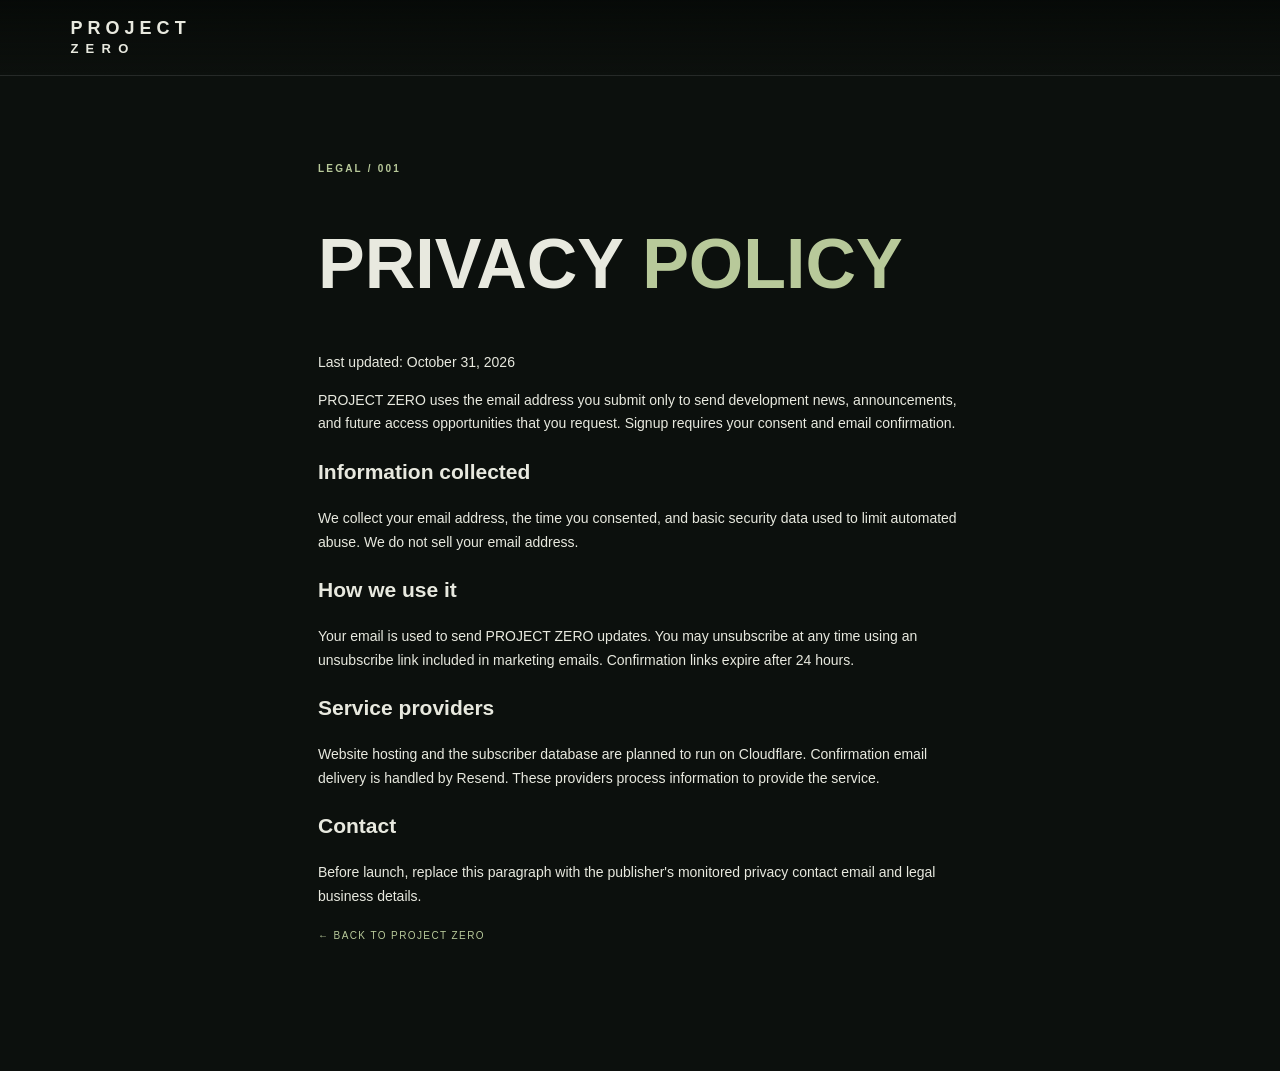
<file: privacy.html>
<!doctype html><html lang="en"><head><meta charset="utf-8"><meta name="viewport" content="width=device-width,initial-scale=1"><title>Privacy Policy — PROJECT ZERO</title><link rel="stylesheet" href="/styles.css"></head><body><header class="site-header"><a class="wordmark" href="/">PROJECT <span>ZERO</span></a></header><main class="section" style="padding-top:150px;max-width:900px;margin:auto"><p class="eyebrow">LEGAL / 001</p><h1 style="font:600 70px var(--display)">PRIVACY <em style="color:var(--accent);font-style:normal">POLICY</em></h1><p>Last updated: October 31, 2026</p><p>PROJECT ZERO uses the email address you submit only to send development news, announcements, and future access opportunities that you request. Signup requires your consent and email confirmation.</p><h2>Information collected</h2><p>We collect your email address, the time you consented, and basic security data used to limit automated abuse. We do not sell your email address.</p><h2>How we use it</h2><p>Your email is used to send PROJECT ZERO updates. You may unsubscribe at any time using an unsubscribe link included in marketing emails. Confirmation links expire after 24 hours.</p><h2>Service providers</h2><p>Website hosting and the subscriber database are planned to run on Cloudflare. Confirmation email delivery is handled by Resend. These providers process information to provide the service.</p><h2>Contact</h2><p>Before launch, replace this paragraph with the publisher's monitored privacy contact email and legal business details.</p><a class="text-link" href="/">← BACK TO PROJECT ZERO</a></main></body></html>
</file>
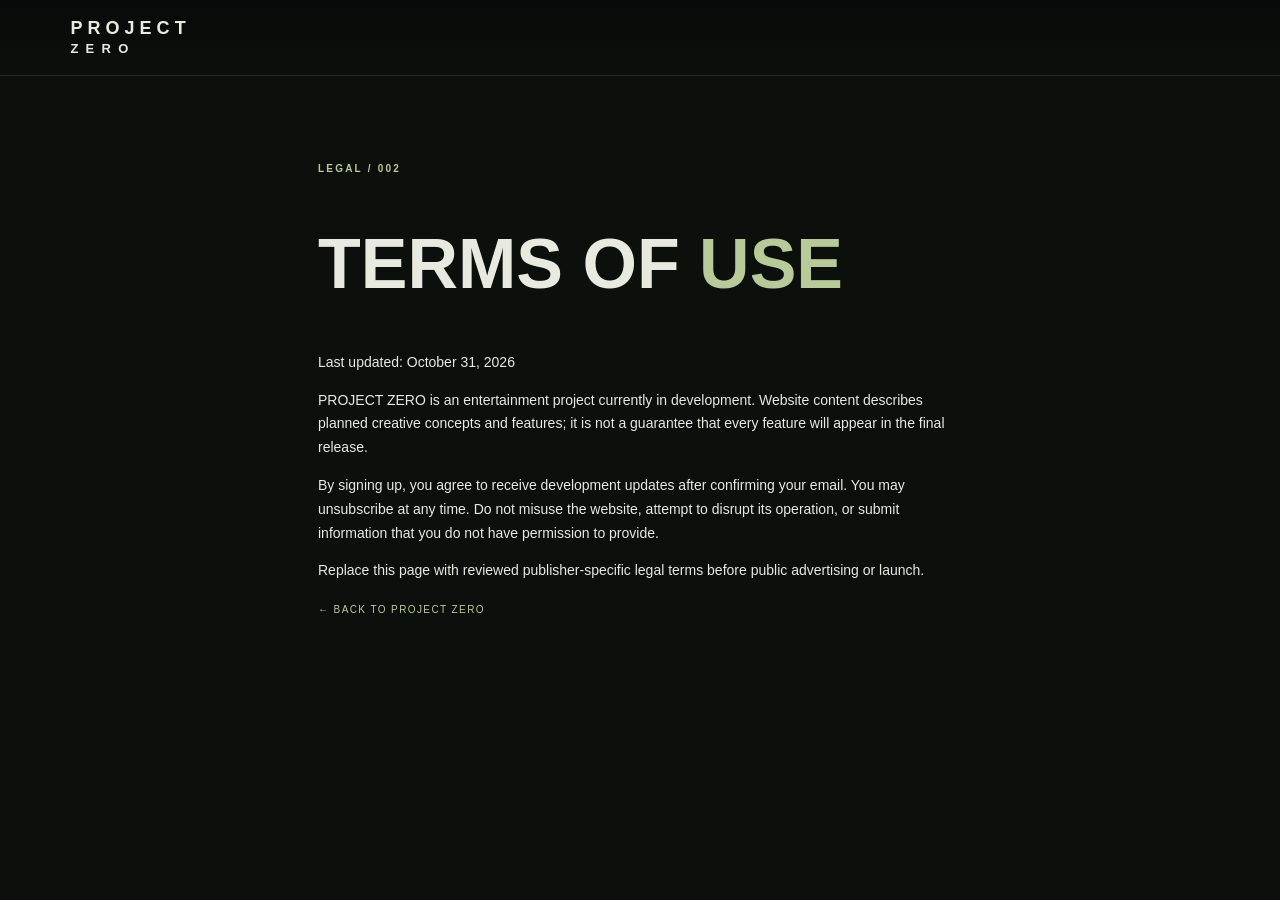
<file: terms.html>
<!doctype html><html lang="en"><head><meta charset="utf-8"><meta name="viewport" content="width=device-width,initial-scale=1"><title>Terms — PROJECT ZERO</title><link rel="stylesheet" href="/styles.css"></head><body><header class="site-header"><a class="wordmark" href="/">PROJECT <span>ZERO</span></a></header><main class="section" style="padding-top:150px;max-width:900px;margin:auto"><p class="eyebrow">LEGAL / 002</p><h1 style="font:600 70px var(--display)">TERMS OF <em style="color:var(--accent);font-style:normal">USE</em></h1><p>Last updated: October 31, 2026</p><p>PROJECT ZERO is an entertainment project currently in development. Website content describes planned creative concepts and features; it is not a guarantee that every feature will appear in the final release.</p><p>By signing up, you agree to receive development updates after confirming your email. You may unsubscribe at any time. Do not misuse the website, attempt to disrupt its operation, or submit information that you do not have permission to provide.</p><p>Replace this page with reviewed publisher-specific legal terms before public advertising or launch.</p><a class="text-link" href="/">← BACK TO PROJECT ZERO</a></main></body></html>
</file>
<file: styles.css>
:root{--bg:#0c100d;--panel:#131914;--line:rgba(191,205,158,.23);--muted:#a2a997;--text:#e8e9df;--accent:#b8c99a;--accent2:#d8e1c2;--display:"Barlow Condensed",Impact,sans-serif;--body:"DM Sans",Arial,sans-serif}
*{box-sizing:border-box}html{scroll-behavior:smooth;scroll-padding-top:80px}body{margin:0;background:var(--bg);color:var(--text);font-family:var(--body);font-size:14px;line-height:1.7}a{color:inherit;text-decoration:none}.grain{position:fixed;inset:0;pointer-events:none;z-index:20;opacity:.07;background-image:url("data:image/svg+xml,%3Csvg viewBox='0 0 180 180' xmlns='http://www.w3.org/2000/svg'%3E%3Cfilter id='n'%3E%3CfeTurbulence type='fractalNoise' baseFrequency='.9' numOctaves='3' stitchTiles='stitch'/%3E%3C/filter%3E%3Crect width='100%25' height='100%25' filter='url(%23n)' opacity='.35'/%3E%3C/svg%3E")}
.site-header{height:76px;position:absolute;z-index:10;top:0;left:0;right:0;display:flex;align-items:center;justify-content:space-between;padding:0 5.5%;border-bottom:1px solid rgba(255,255,255,.13);background:linear-gradient(180deg,rgba(5,8,6,.8),transparent)}.wordmark{font:600 18px var(--display);letter-spacing:.28em;line-height:1.05}.wordmark span{display:block;letter-spacing:.56em;font-size:13px;margin-top:4px}.desktop-nav{display:flex;gap:34px}.desktop-nav a,.nav-cta,.footer-links a,.footer-legal{font-size:10px;letter-spacing:.16em;color:#d4d8ca}.desktop-nav a:hover,.footer-links a:hover{color:var(--accent)}.nav-cta{border:1px solid var(--line);padding:11px 17px}.nav-cta span{color:var(--accent);margin-left:9px}.menu-toggle{display:none;background:none;color:white;border:0;font-size:22px}
.hero{min-height:790px;height:min(92vh,900px);position:relative;display:flex;align-items:center;overflow:hidden;background:#111710}.hero-image{position:absolute;inset:0;background-color:#18231a;background-image:url('/assets/overgrowth-hero.jpg'),radial-gradient(ellipse at 72% 42%,rgba(119,145,91,.28),transparent 34%),linear-gradient(135deg,#26372a 0%,#111a13 48%,#090d0a 100%);background-position:center 48%;background-size:cover;filter:saturate(.75)}.hero-shade{position:absolute;inset:0;background:linear-gradient(90deg,rgba(7,11,8,.94) 0%,rgba(7,11,8,.76) 35%,rgba(7,11,8,.13) 78%),linear-gradient(0deg,#0c100d 0%,transparent 22%,rgba(5,8,6,.22) 100%)}.hero-content{position:relative;z-index:1;margin-left:10%;margin-top:65px;max-width:590px}.eyebrow{font-size:10px;letter-spacing:.22em;color:var(--accent);font-weight:600}.status-dot{display:inline-block;width:6px;height:6px;background:#b6c98f;border-radius:50%;box-shadow:0 0 12px #c4d99a;margin-right:10px;vertical-align:middle}.hero h1{font:700 clamp(76px,11vw,150px)/.76 var(--display);letter-spacing:.055em;margin:28px 0 27px;text-shadow:0 5px 30px #000}.hero h1 span{color:transparent;-webkit-text-stroke:1px rgba(235,239,221,.88)}.hero-tag{font:500 13px var(--display);letter-spacing:.2em;color:var(--accent2)}.hero-copy{max-width:450px;color:#c1c7b9;font-size:14px;line-height:1.9;margin:22px 0 27px}.hero-actions{display:flex;gap:12px;flex-wrap:wrap}.button{display:inline-flex;align-items:center;justify-content:center;gap:25px;padding:14px 20px;font:600 11px var(--body);letter-spacing:.12em;border:1px solid var(--line);cursor:pointer;transition:.2s}.button-primary{background:var(--accent);color:#11160f;border-color:var(--accent)}.button-primary:hover{background:#d0dbb5;transform:translateY(-2px)}.button-ghost{background:rgba(10,14,10,.28);color:#edf0e4}.button-ghost:hover{border-color:var(--accent);color:var(--accent)}.hero-footnote{font-size:10px;letter-spacing:.1em;color:#aab19e;margin-top:35px}.tiny-mark{color:var(--accent);margin-right:8px}.hero-coordinate{position:absolute;right:5.5%;bottom:52px;font-size:9px;letter-spacing:.16em;color:#e0e4d7}.hero-coordinate span{color:var(--accent)}.scroll-cue{position:absolute;right:5.5%;top:48%;writing-mode:vertical-rl;font-size:9px;letter-spacing:.2em;color:#c4c9bb}.scroll-cue span{display:inline-block;width:1px;height:48px;background:var(--accent);margin-bottom:12px}
.signal-strip{display:flex;align-items:center;justify-content:space-around;padding:21px 5%;background:#151b15;border-top:1px solid var(--line);border-bottom:1px solid var(--line);font:500 12px var(--display);letter-spacing:.13em}.signal-strip>div{display:flex;gap:15px;align-items:center}.strip-number{color:var(--accent);font-size:11px}.signal-strip i{height:20px;width:1px;background:var(--line)}
.section{padding:125px 10%}.section-kicker{font-size:9px;letter-spacing:.25em;color:var(--accent);margin-bottom:38px}.story-grid{display:grid;grid-template-columns:1fr 1fr;gap:10%}.story-grid h2,.section-heading h2,.pixel-copy h2,.sanctuary-copy h2,.join-panel h2,.updates-section h2{font:600 clamp(52px,6vw,82px)/.9 var(--display);letter-spacing:.035em;margin:0}.story-grid h2 em,.section-heading h2 em,.pixel-copy h2 em,.sanctuary-copy h2 em,.join-panel h2 em,.updates-section h2 em{font-style:normal;color:var(--accent)}.story-copy{max-width:520px;color:#aeb6a7}.story-copy .lead,.lead{font-size:17px;line-height:1.6;color:#e3e7d9}.classified{border-left:2px solid var(--accent);padding:13px 17px;margin-top:27px;font-size:9px;letter-spacing:.14em;color:var(--accent)}.classified span{float:right;color:#8c9583}.classified strong{display:inline-block;margin-top:8px;color:#e3e8d7;font:500 17px var(--display);letter-spacing:.15em}
.world-banner{min-height:530px;position:relative;background:linear-gradient(90deg,rgba(7,12,8,.88),rgba(7,12,8,.12)),url('/assets/overgrowth-hero.jpg') center 55%/cover;display:flex;align-items:center;padding:80px 10%;border-block:1px solid var(--line)}.world-caption{position:relative;max-width:430px}.world-caption h2{font:600 clamp(55px,7vw,90px)/.86 var(--display);margin:20px 0}.world-caption h2 em{font-style:normal;color:var(--accent)}.world-caption p:last-child{max-width:330px;color:#c2c9b9}.world-tags{position:absolute;bottom:30px;left:10%;display:flex;gap:10px;flex-wrap:wrap}.world-tags span{border:1px solid var(--line);padding:7px 11px;font-size:8px;letter-spacing:.16em;color:#d1d7c5;background:rgba(8,12,8,.45)}
.gameplay-section{padding-top:115px;padding-bottom:125px}.section-heading{display:flex;justify-content:space-between;align-items:end;gap:40px;margin-bottom:52px}.section-heading>p{max-width:310px;color:#aab3a4}.section-heading h2{margin-top:15px}.feature-grid{display:grid;grid-template-columns:repeat(4,1fr);border:1px solid var(--line)}.feature-card{padding:25px 22px 28px;min-height:245px;border-right:1px solid var(--line);background:linear-gradient(145deg,rgba(255,255,255,.025),transparent)}.feature-card:last-child{border:0}.feature-index{font-size:9px;letter-spacing:.17em;color:var(--accent)}.feature-icon{font:38px var(--display);color:var(--accent);margin:25px 0 10px}.feature-card h3{font:600 19px var(--display);letter-spacing:.08em}.feature-card p{font-size:12px;line-height:1.8;color:#aab3a4}
.pixel-section{display:grid;grid-template-columns:1fr 1fr;min-height:490px;background:#151b15;border-block:1px solid var(--line)}.pixel-art{position:relative;min-height:420px;display:flex;align-items:center;justify-content:center;overflow:hidden;background:radial-gradient(ellipse at center,rgba(114,143,103,.2),transparent 57%),linear-gradient(130deg,#202b20,#101610)}.pixel-art:before,.pixel-art:after{content:"";position:absolute;width:310px;height:310px;border:1px solid rgba(190,207,158,.2);border-radius:50%}.pixel-art:after{width:390px;height:390px;border-style:dashed;animation:spin 50s linear infinite}.pixel-orbit{width:225px;height:225px;border:1px solid rgba(190,207,158,.3);border-radius:50%;position:absolute}.pixel-core{width:120px;height:120px;border-radius:42% 58% 52% 48%;display:grid;place-items:center;background:radial-gradient(circle at 38% 32%,#a9c5a0,#263b2b 35%,#0c120d 70%);border:2px solid #809a77;box-shadow:0 0 45px rgba(126,180,125,.35);font:700 64px var(--display);color:#d8e7c9;text-shadow:0 0 15px #8ebc8a;z-index:1}.pixel-label{position:absolute;bottom:35px;font-size:9px;letter-spacing:.2em;color:var(--accent)}.pixel-copy{padding:90px 12%;align-self:center}.pixel-copy h2{margin:17px 0 25px}.pixel-copy>p:not(.eyebrow){color:#aeb6a7}.pixel-copy blockquote{margin:30px 0 0;border-left:1px solid var(--accent);padding-left:17px;color:var(--accent2);font:italic 18px var(--display)}.pixel-copy blockquote span{display:block;font:10px var(--body);letter-spacing:.15em;color:#9ca794;margin-top:8px}
.sanctuary-section{display:grid;grid-template-columns:1fr 1fr;min-height:480px}.sanctuary-copy{padding:90px 10%;align-self:center}.sanctuary-copy h2{margin:18px 0 25px}.sanctuary-copy>p:not(.eyebrow){max-width:440px;color:#aeb6a7}.sanctuary-list{display:grid;gap:10px;margin-top:28px;font-size:9px;letter-spacing:.16em;color:var(--accent)}.sanctuary-image{background:linear-gradient(90deg,rgba(12,16,13,.1),rgba(12,16,13,.05)),url('/assets/overgrowth-hero.jpg') center/cover;min-height:400px;filter:saturate(.7)}
.join-section{min-height:650px;position:relative;display:grid;place-items:center;padding:90px 5%;overflow:hidden;background:linear-gradient(90deg,rgba(8,12,8,.86),rgba(8,12,8,.56)),url('/assets/overgrowth-hero.jpg') center 55%/cover;border-block:1px solid var(--line)}.join-panel{position:relative;width:min(650px,100%);padding:55px 60px;background:rgba(10,15,10,.86);border:1px solid rgba(190,207,158,.38);box-shadow:0 20px 80px rgba(0,0,0,.3)}.join-panel h2{font-size:clamp(48px,6vw,72px);margin:18px 0}.join-panel>p:not(.eyebrow){max-width:490px;color:#aeb6a7}.signup-form{margin-top:28px}.signup-form>input{width:100%;height:53px;background:#0a0f0b;border:1px solid #59644f;padding:0 17px;color:#f0f2e8;font:11px var(--body);letter-spacing:.08em;outline:none}.signup-form>input:focus{border-color:var(--accent)}.consent{display:flex;gap:10px;align-items:flex-start;color:#9fa998;font-size:10px;line-height:1.5;margin:15px 0}.consent input{accent-color:#b8c99a;margin-top:2px}.submit-button{width:100%;justify-content:space-between}.form-message{min-height:20px;font-size:11px;color:var(--accent);margin:10px 0 0}.form-privacy{font-size:9px;color:#828c7d}.form-privacy a{text-decoration:underline;color:#c7d5ad}.hp-field{position:absolute;left:-10000px;width:1px;height:1px;overflow:hidden}.join-side-note{position:absolute;right:6%;bottom:55px;font:500 17px/1.4 var(--display);letter-spacing:.15em;color:#e0e5d5}.join-side-note span{font-size:10px;color:var(--accent)}
.updates-section{padding:90px 10%;display:grid;grid-template-columns:1fr 1fr auto;gap:45px;align-items:end;border-bottom:1px solid var(--line)}.updates-section h2{font-size:55px;margin-top:17px}.updates-section>p{color:#aeb6a7;max-width:370px}.text-link{font-size:10px;letter-spacing:.14em;color:var(--accent);white-space:nowrap}.text-link span{margin-left:8px}
.site-footer{padding:45px 5.5% 30px;display:grid;grid-template-columns:1fr 1.4fr 1fr;gap:20px;align-items:start;background:#090d0a}.site-footer>p{color:#879182;font-size:11px}.footer-links{display:flex;gap:22px;flex-wrap:wrap;justify-content:flex-end}.footer-links a,.footer-legal{font-size:9px}.footer-legal{grid-column:1/-1;border-top:1px solid rgba(255,255,255,.1);padding-top:20px;display:flex;gap:25px;color:#7d8779}.footer-legal span{margin-left:auto}
@keyframes spin{to{transform:rotate(360deg)}}.sr-only{position:absolute;width:1px;height:1px;padding:0;margin:-1px;overflow:hidden;clip:rect(0,0,0,0);white-space:nowrap;border:0}
@media(max-width:900px){.desktop-nav{gap:15px}.desktop-nav a{font-size:9px}.hero-content{margin-left:7%}.section{padding-left:7%;padding-right:7%}.feature-grid{grid-template-columns:repeat(2,1fr)}.feature-card:nth-child(2){border-right:0}.feature-card:nth-child(-n+2){border-bottom:1px solid var(--line)}.updates-section{grid-template-columns:1fr 1fr}.updates-section .text-link{grid-column:1/-1}.site-footer{grid-template-columns:1fr 1fr}.footer-links{justify-content:flex-start}}
@media(max-width:650px){.site-header{height:66px;padding:0 6%}.desktop-nav{display:none;position:absolute;top:66px;left:0;right:0;padding:20px 7%;background:#0c120d;border-bottom:1px solid var(--line);flex-direction:column;gap:17px}.desktop-nav.open{display:flex}.nav-cta{margin-left:auto;margin-right:15px;padding:9px 10px;font-size:8px}.menu-toggle{display:block}.hero{min-height:760px;height:92vh}.hero-image{background-position:62% center}.hero-shade{background:linear-gradient(90deg,rgba(7,11,8,.92),rgba(7,11,8,.55)),linear-gradient(0deg,#0c100d,transparent 45%)}.hero-content{margin:80px 7% 0}.hero h1{font-size:clamp(76px,20vw,118px)}.hero-copy{font-size:13px;max-width:360px}.hero-coordinate{left:7%;right:auto;bottom:27px}.scroll-cue{display:none}.signal-strip{align-items:flex-start;flex-direction:column;gap:10px;padding:20px 7%}.signal-strip i{display:none}.section{padding:80px 7%}.story-grid{grid-template-columns:1fr;gap:28px}.story-grid h2{font-size:68px}.world-banner{min-height:470px;padding:70px 7%;background-position:60% center}.world-tags{left:7%;right:7%}.section-heading{display:block}.section-heading>p{margin-top:25px}.feature-grid{grid-template-columns:1fr}.feature-card{min-height:0;border-right:0;border-bottom:1px solid var(--line)}.feature-card:nth-child(3){border-bottom:1px solid var(--line)}.feature-card:last-child{border-bottom:0}.feature-icon{margin:12px 0 4px}.pixel-section,.sanctuary-section{grid-template-columns:1fr}.pixel-art{min-height:300px}.pixel-copy{padding:65px 7%}.sanctuary-copy{padding:75px 7%}.sanctuary-image{min-height:270px}.join-section{padding:65px 6%;min-height:660px}.join-panel{padding:35px 25px}.join-side-note{display:none}.join-panel h2{font-size:52px}.updates-section{padding:75px 7%;grid-template-columns:1fr;gap:15px}.updates-section h2{font-size:53px}.updates-section .text-link{grid-column:auto;margin-top:10px}.site-footer{padding:35px 7%;grid-template-columns:1fr;gap:15px}.footer-links{justify-content:flex-start}.footer-legal{flex-wrap:wrap;gap:13px}.footer-legal span{width:100%;margin-left:0}}
@media(prefers-reduced-motion:reduce){html{scroll-behavior:auto}*,*:before,*:after{animation-duration:.01ms!important;animation-iteration-count:1!important;transition-duration:.01ms!important}}

.confirmation-page{min-height:100vh;background:linear-gradient(115deg,rgba(8,13,9,.96),rgba(8,13,9,.72)),url('/assets/overgrowth-hero.jpg') center/cover fixed}.confirmation-wrap{min-height:100vh;max-width:760px;margin:auto;padding:180px 7% 90px;display:flex;flex-direction:column;align-items:flex-start;justify-content:center}.confirmation-mark{width:54px;height:54px;border:1px solid var(--accent);border-radius:50%;display:grid;place-items:center;color:var(--accent);font-size:25px;margin-bottom:30px}.confirmation-wrap h1{font:700 clamp(75px,12vw,125px)/.82 var(--display);letter-spacing:.04em;margin:22px 0}.confirmation-wrap h1 em{font-style:normal;color:var(--accent)}.confirmation-wrap>p:not(.eyebrow){max-width:560px;color:#c0c8b9;font-size:15px}.confirmation-note{margin:28px 0 35px;border-block:1px solid var(--line);padding:15px 0;width:100%;font-size:10px;letter-spacing:.13em;color:var(--accent)}.confirmation-small{font-size:10px!important;color:#929c8b!important;margin-top:22px}.confirmation-footer{position:absolute;bottom:0;left:0;right:0;padding:22px 6%;border-top:1px solid var(--line);display:flex;justify-content:space-between;color:#8f9989;font-size:9px;letter-spacing:.14em}
</file>
